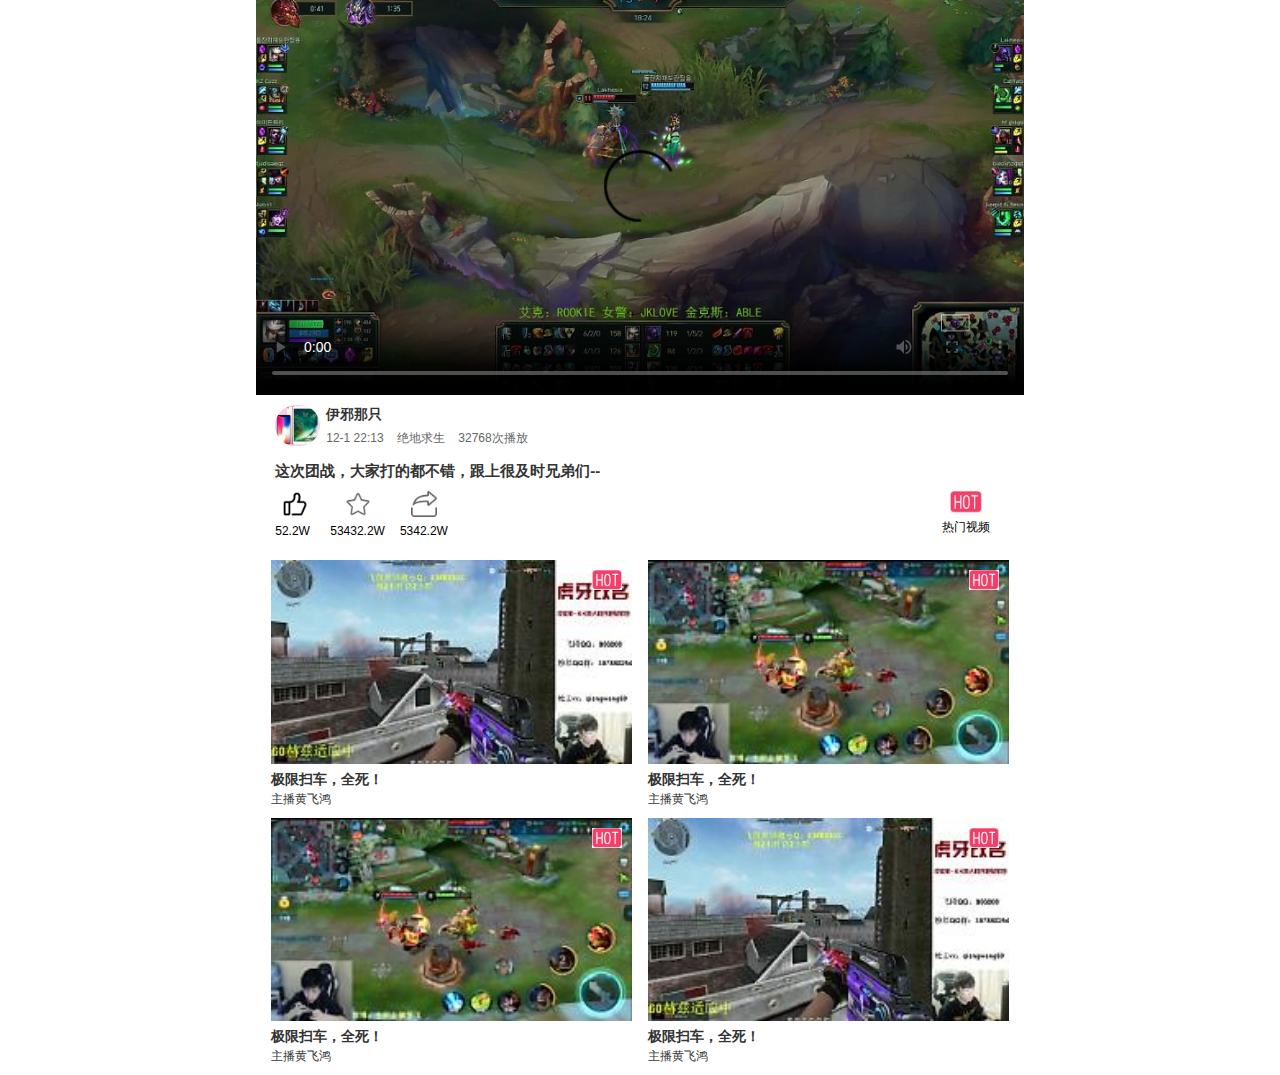
<file: index.html>
<!DOCTYPE html>
<html lang="en">
<head>
	<meta charset="UTF-8">
	<meta name="viewport" content="width=device-width, initial-scale=1.0">
	<meta http-equiv="X-UA-Compatible" content="ie=edge">
	<title>Document</title>
	<link rel="stylesheet" href="css/style.css">
	<script type="text/javascript">
	// rem
		// function setRootFontSize() {
		// 	var width = document.documentElement.clientWidth, fontSize;
		// 	if (width > 750) {
		// 		width = 750;
		// 	}
		// 	fontSize = (width / 10);
		// 	document.getElementsByTagName('html')[0].style['font-size'] = fontSize + 'px';
		// 	window.wapParams = {
		// 		rootFontSize: fontSize,
		// 		clientWidth: width
		// 	};
		// }
		// setRootFontSize();
		// window.addEventListener('resize', function() {
		// 	setRootFontSize();
		// }, false);
	</script>
</head>
<body>
	<div id="wrap">
		<div class="banner">
			<div class="video0">
				<div id="video" class="video-con">
					<video id="html5player-video" src="http://www.dinpay.com/video/1.mp4" data-setup="{}" webkit-playsinline="" playsinline="" preload="auto" width="100%" height="100%" poster="images/video_img.jpg" controls="controls">
					</video>
				</div>
				<!-- <div class="video-loading">
					<img src="">
				</div>					 -->
				<!-- <img style="display:none;" src="video_img.jpg" onload="_yy_firstScreenTime = Date.now();"> -->
			</div>
		</div>
		<div class="member_info clearfix">
			<div class="member_icon">
				<img src="images/icon_member.jpg" alt="">
			</div>
			<div class="member_info_right">
				<p class="member-name">伊邪那只</p>
				<div class="member-info-span">
					<span>12-1 22:13</span>
					<span>绝地求生</span>
					<span>32768次播放</span>
				</div>
			</div>
		</div>
		<div id="member_title">
			这次团战，大家打的都不错，跟上很及时兄弟们--
		</div>
		<ul class="member_record clearfix">
			<li>
				<div class="record_icon">
					<img src="images/icon1.png" alt="">
				</div>
				<em>52.2W </em>		
			</li>
			<li>
				<div class="record_icon">
					<img src="images/star_icon.png" alt="">
				</div>
				<em>53432.2W </em>		
			</li>
			<li>
				<div class="record_icon">
					<img src="images/icon3.png" alt="">
				</div>
				<em>5342.2W </em>		
			</li>
			<li style="float:right">
				<div class="record_icon" style="width:32px;">
					<img src="images/hot-icon.jpg" alt="">
				</div>
				<em>热门视频</em>		
			</li>
		</ul>
		<div class="video_list_box">
				<ul>
					<li>
						<a href="" class="video_list_link">
							<div class="intro-inner-img">
								<img src="images/list1.jpg" alt="">
								<em>
									<img src="images/hot-icon.jpg" alt="">
								</em>
							</div>
							<b>极限扫车，全死！</b>
							<span>主播黄飞鸿</span>
						</a>
					</li>
					<li>
						<a href="" class="video_list_link">
							<div class="intro-inner-img">
								<img src="images/list2.jpg" alt="">
								<em>
									<img src="images/hot-icon.jpg" alt="">
								</em>
							</div>
							<b>极限扫车，全死！</b>
							<span>主播黄飞鸿</span>
						</a>
					</li>
					<li>
						<a href="" class="video_list_link">
							<div class="intro-inner-img">
								<img src="images/list2.jpg" alt="">
								<em>
									<img src="images/hot-icon.jpg" alt="">
								</em>
							</div>
							<b>极限扫车，全死！</b>
							<span>主播黄飞鸿</span>
						</a>
					</li>
					<li>
						<a href="" class="video_list_link">
							<div class="intro-inner-img">
								<img src="images/list1.jpg" alt="">
								<em>
									<img src="images/hot-icon.jpg" alt="">
								</em>
							</div>
							<b>极限扫车，全死！</b>
							<span>主播黄飞鸿</span>
						</a>
					</li>
				</ul>
			</div>
	</div>
		
</body>
</html>
</file>
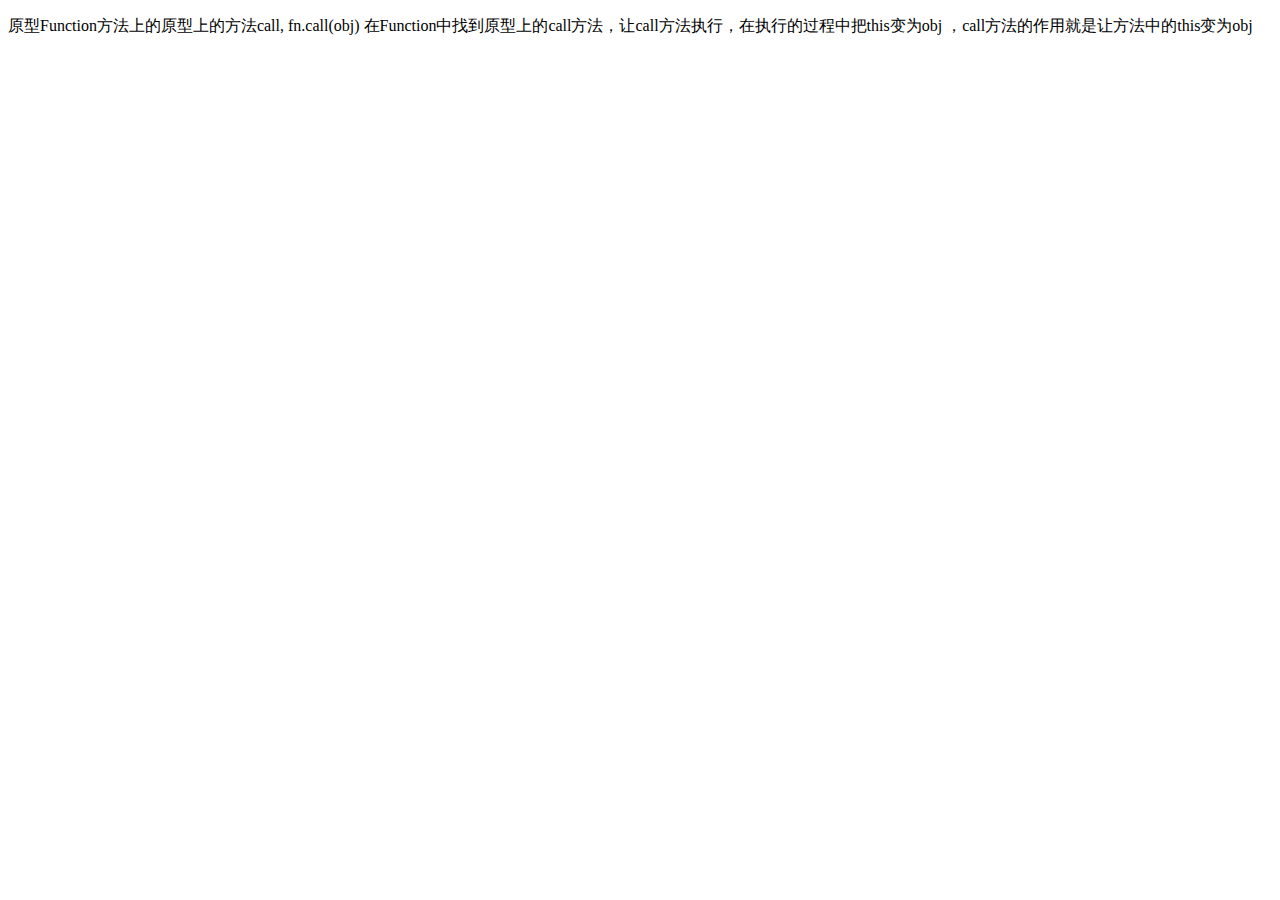
<file: call/call&apply&bind.html>
<!doctype html>
<html lang="en">
<head>
	<meta charset="UTF-8">
	<title>Document</title>
</head>
<body>
	<p>原型Function方法上的原型上的方法call,  fn.call(obj)
		在Function中找到原型上的call方法，让call方法执行，在执行的过程中把this变为obj
		，call方法的作用就是让方法中的this变为obj</p>

<script>
// "use strict"  //告诉当前浏览器接下来的JS代码将按照严格模式进行编写

var obj ={name:"珠峰培训"}
function fn(num1,num2){
	console.log(num1+num2,this)
	// console.log(this)
}
// fn(100,200)
// fn.call(100,200)  //this->100,num1=200,num2=undefined  NAN
// fn.call(obj,100,200)  //call方法中第一个参数是给fn中的this变为谁，后面的参数就是fn执行的时候传的形参值
// fn.call() //this->window  在严格模式下是undefined 
// fn.call(null)  //this->window  在严格模式下是 null
// fn.call(undefined)  //this->window  在严格模式下是undefined 

//第二个参数及以后的参数都是给fn传的参数

// apply 和 call方法的作用是一模一样的，都是用来改变方法中this关键字的并且把方法执行，并且在严格模式下和非严格模式下对于第一个参数是null、undefined这种情况的规律也是一样的
// fn.call(obj,100,200)
// fn.apply(obj,[100,200])  //->call在给fn传递参数的时候，是一个个的传递值的，二apply不是一个个传，而是要给fn传递的参数值统一的放在一个数组中进行操作 但是也相当于一个个给fn的形参赋值
// bind:这个方法在IE6-8下不兼容  和call和apply类似都是用来改变this关键字的，
fn.call(obj,1,2)  //->改变this和执行fn函数都是一起完成的
fn.bind(obj,1,2)  //只是改变了fn中的this为obj，并且给fn传递了两个参数值1,2，但是此时并没有把fn这个函数执行
// 预处理，事先把fn的this改变为我们想要的结果，并且把对应的参数值也准备好，以后要用到了，直接的执行即可
var tempFn = fn.bind(obj,1,2)
// 执行bind会有一个返回值，这个返回值tempFn就是我们把fn的this改变后的结果
tempFn();

fn(1,2)

// this，自执行函数执行方法中的this指向window

// 给元素某一个行为绑定方法，当行为触发的时候，执行绑定的方法，方法中的this是当前元素

// 方法执行，看方法名前面有没有.,有的话 ，.前面是谁this就是谁，没有的话this就是window
// 在构造函数模式中，this.xxx= xxx中的this是当前类的一个实例
// 使用call和apply和bind来改变this的指向(一旦遇到call和apply上述四条都没有用了)

// 严格模式
// undefined
// 在严格模式下，this相对于非严格模式下this的区别在于：对于JS代码中没有写入执行主体的情况下，非严格模式下默认是window执行，所以this指向的是window，但是在严格模式下，没有写的就是没有执行主体，this指向的是undefined

// 你以为你以为的就是你以为的 


</script>
</body>
</html>
</file>
<file: css/style.css>
@charset "utf-8";
body, h1, h2, h3, h4, h5, h6, hr, p, blockquote, dl, dt, dd, ul, ol, li, pre, form, fieldset, legend, button, input, textarea, th, td { margin:0; padding:0 }
body, button, input, select, textarea {font:12px/1.5 "Microsoft Yahei", arial ; *line-height:1.5}
h1, h2, h3, h4, h5, h6 {font-size:100%; font-weight: normal;}
address, cite, dfn, em, var {font-style:normal;}
code, kbd, pre, samp {font-family:courier new, courier, monospace;}

ul, ol {list-style:none;}
fieldset, img {border:0}
table {border-collapse:collapse;border-spacing:0;}
input, button, textarea, select, optgroup, option {font-family: inherit;font-size: inherit;font-style: inherit;font-weight: inherit;font-size:100%;}
div:after, ul:after, dl:after,.clearfix:after { content:""; display:block; clear:both; height:0; visibility:hidden;}
/****/
abbr, article, aside, audio, canvas, datalist, details, figure, footer, header, hgroup, menu, nav, output, progress, section, video {display:block;margin:0;padding:0}
i,u,b,em,span,small{ font-weight:normal; font-style:normal;}
html,body {height: 100%}
/****/
html {font-size: 100%;} 
body {
	-webkit-tap-highlight-color: rgba(255, 255, 255, 0); 
	-webkit-user-select: none;
	 user-select: none;
	-moz-user-focus: none;
	-moz-user-select: none;
}
a{text-decoration: none;color:#20a0ff;}
a:hover{color:'';}
h2{ margin:0; padding: 0;}


#wrap{width:100%; max-width:768px;margin:0 auto; background: #fff; position:relative;  }
.banner{width:100%; }
.banner>img{width:100%;}
.member_info{width:95%; margin:0 auto;  margin-top:10px;}

.member_info>.member_icon{ width: 45px; height:45px; float:left; border-radius: 46px;  }
.member_info>.member_icon>img{width:100%;border-radius: 46px; }
.member_info_right{float:left; height:45px;}
.member-name{font-size:14px; color:#333; line-height:1.4; margin-left:6px; font-weight:600;}
.member-info-span{ color:#666; font-size:12px; ling-height:1.4; margin-left:6px; margin-top:4px;}
.member-info-span>span{margin-right:10px;}
#member_title{ font-size:15px; line-height:1.4; color:#333; font-weight:bold; margin-top:15px; width:95%; margin:0 auto;  margin-top:10px;}
.member_record{width:95%; margin:0 auto;  margin-top:10px;}
.member_record>li{float:left; min-width:40px; margin-right:15px; font-size:12px;}
.member_record>li>.record_icon{ width:26px; margin:0 auto; }
.record_icon>img{ width:100%; }

.video_list_box{margin-top:20px;}
.video_list_box li {float: left;width: 47%;margin: 0;margin-left: 2%; margin-right: 2%;}
.video_list_box li a{width:100%; height:100%; float:left;}
.intro-inner-img{width:100%; position:relative;}
.intro-inner-img>img{width:100%;}
.intro-inner-img>em{position:absolute; top:10px; right:10px; width:30px;}

.intro-inner-img>em>img{width:100%}
.video_list_link>b{display:block; width:100%; font-size:14px; font-weight:bold; color:#333; lin-height:1.4;}
.video_list_link>span{display:block; width:100%; font-size:12px;  color:#333; lin-height:1.4; padding-bottom:10px}
.video_list_box li:nth-child(2n) {margin-left: 0;}
</file>
